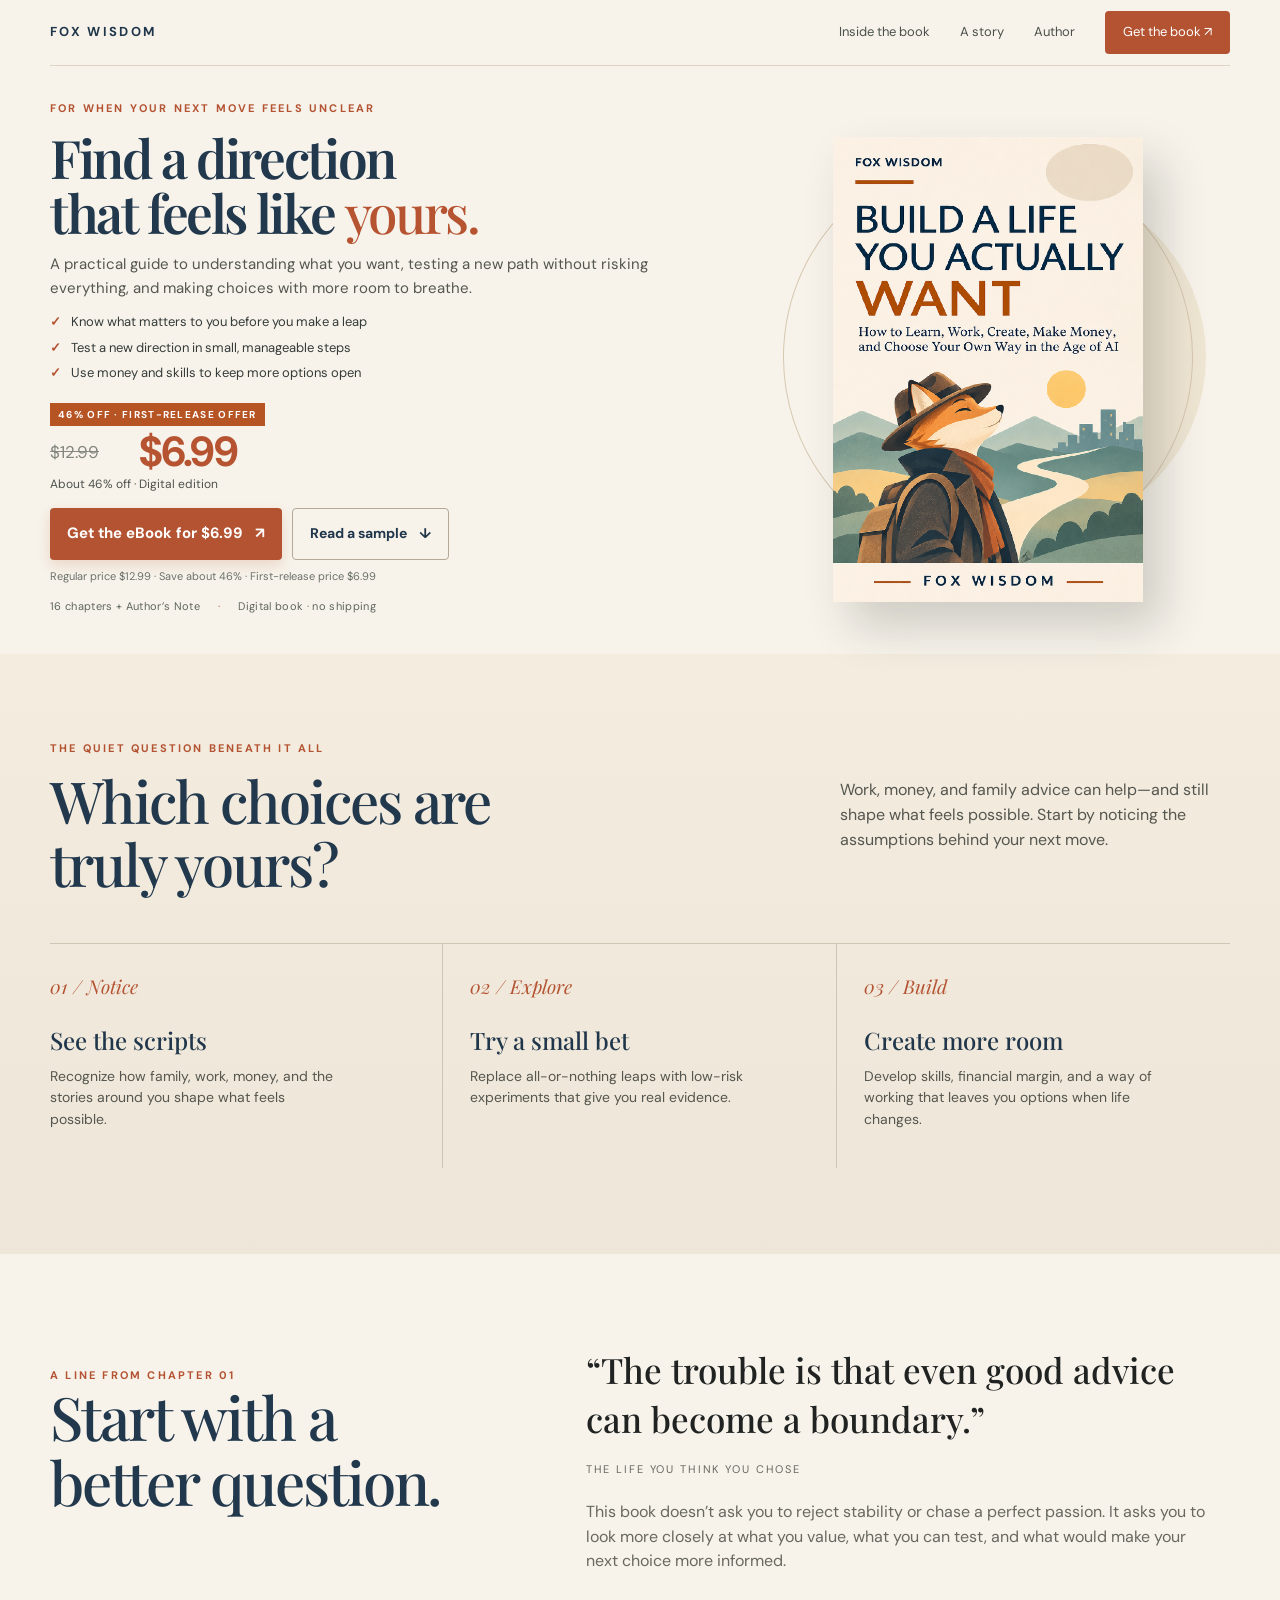
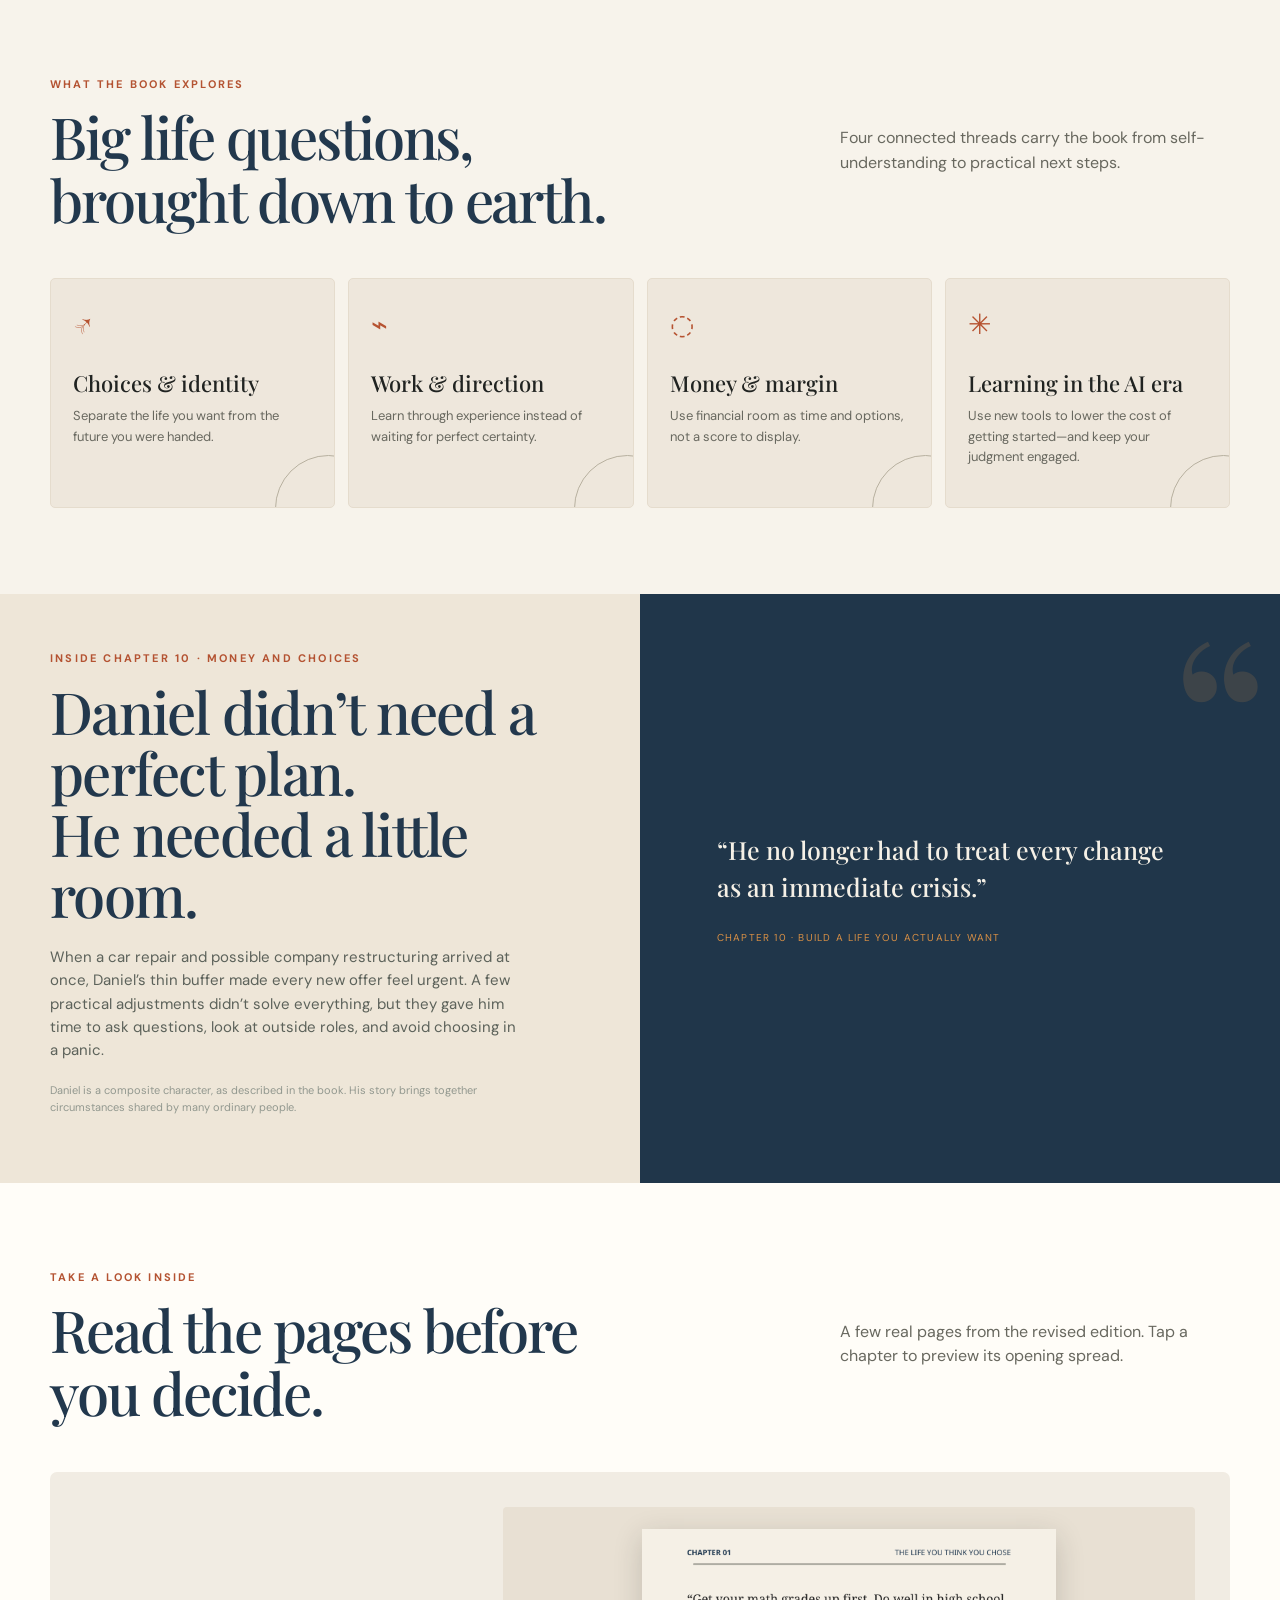
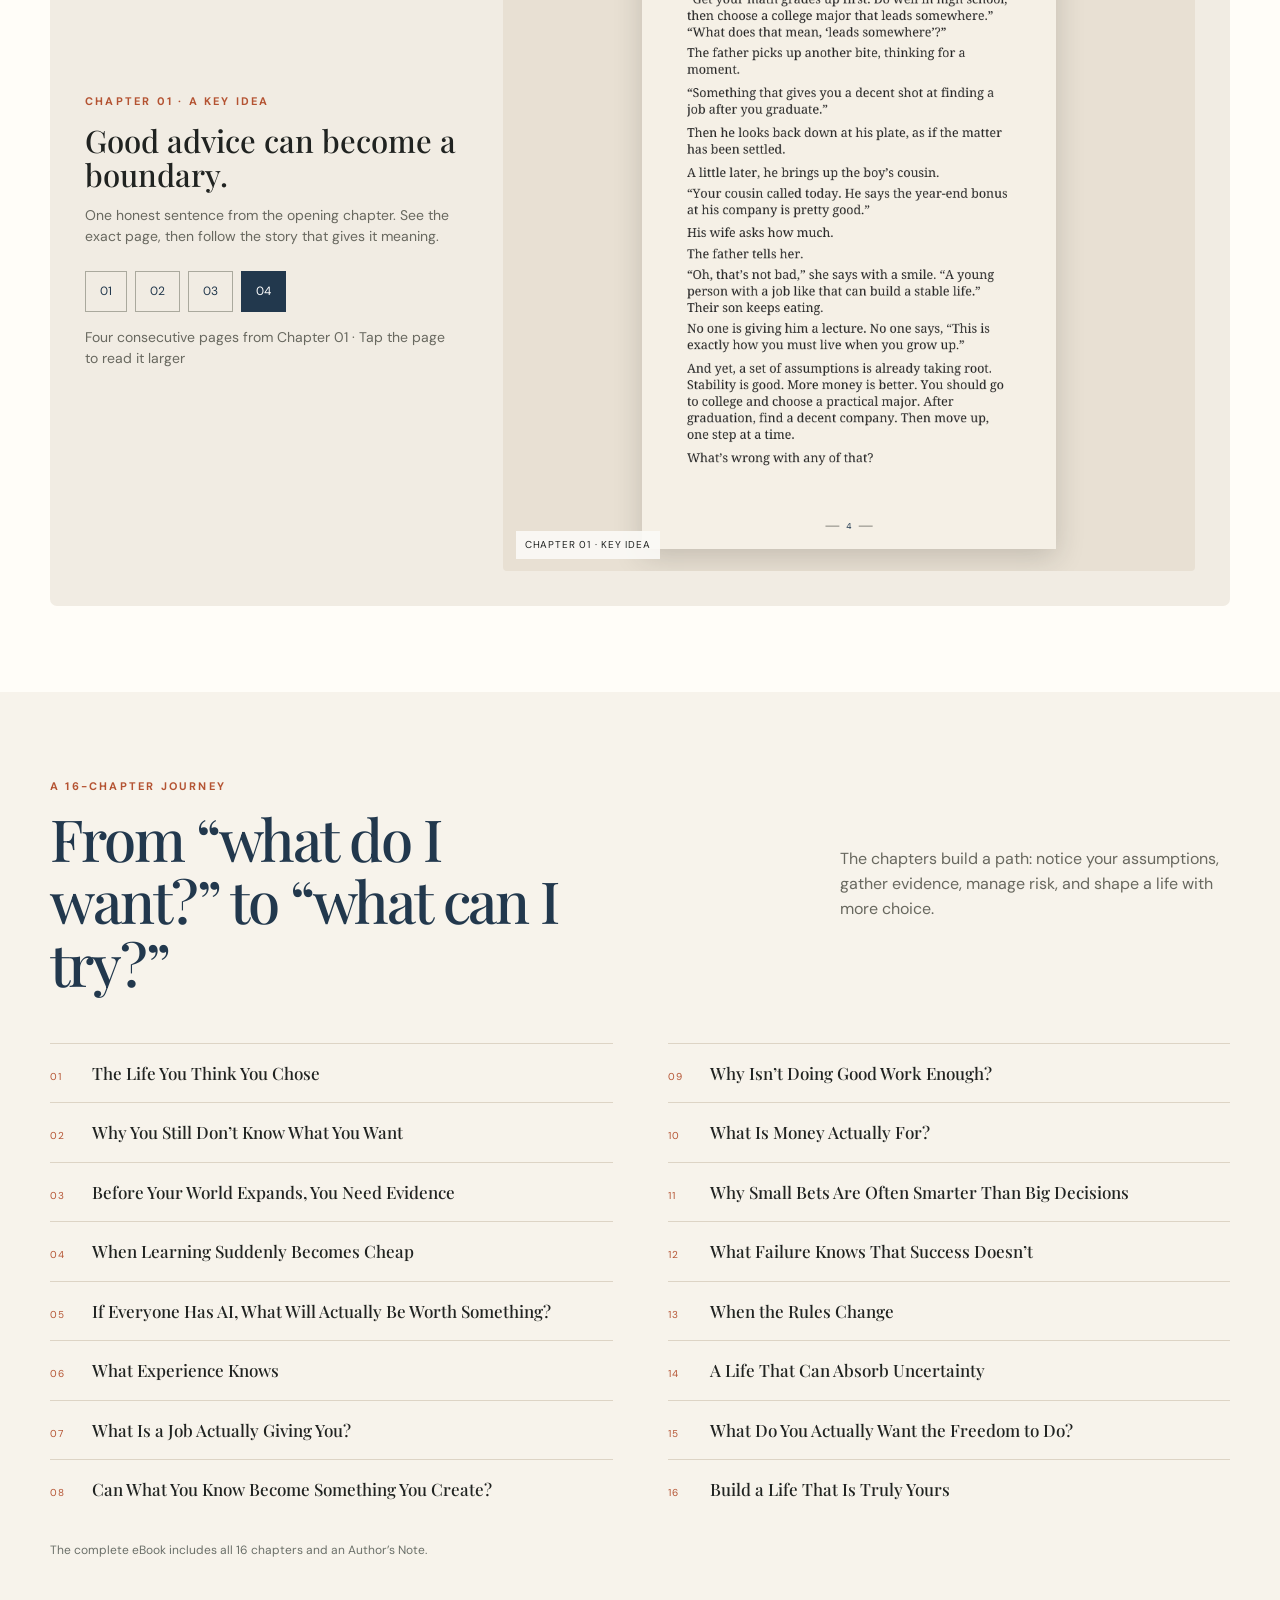
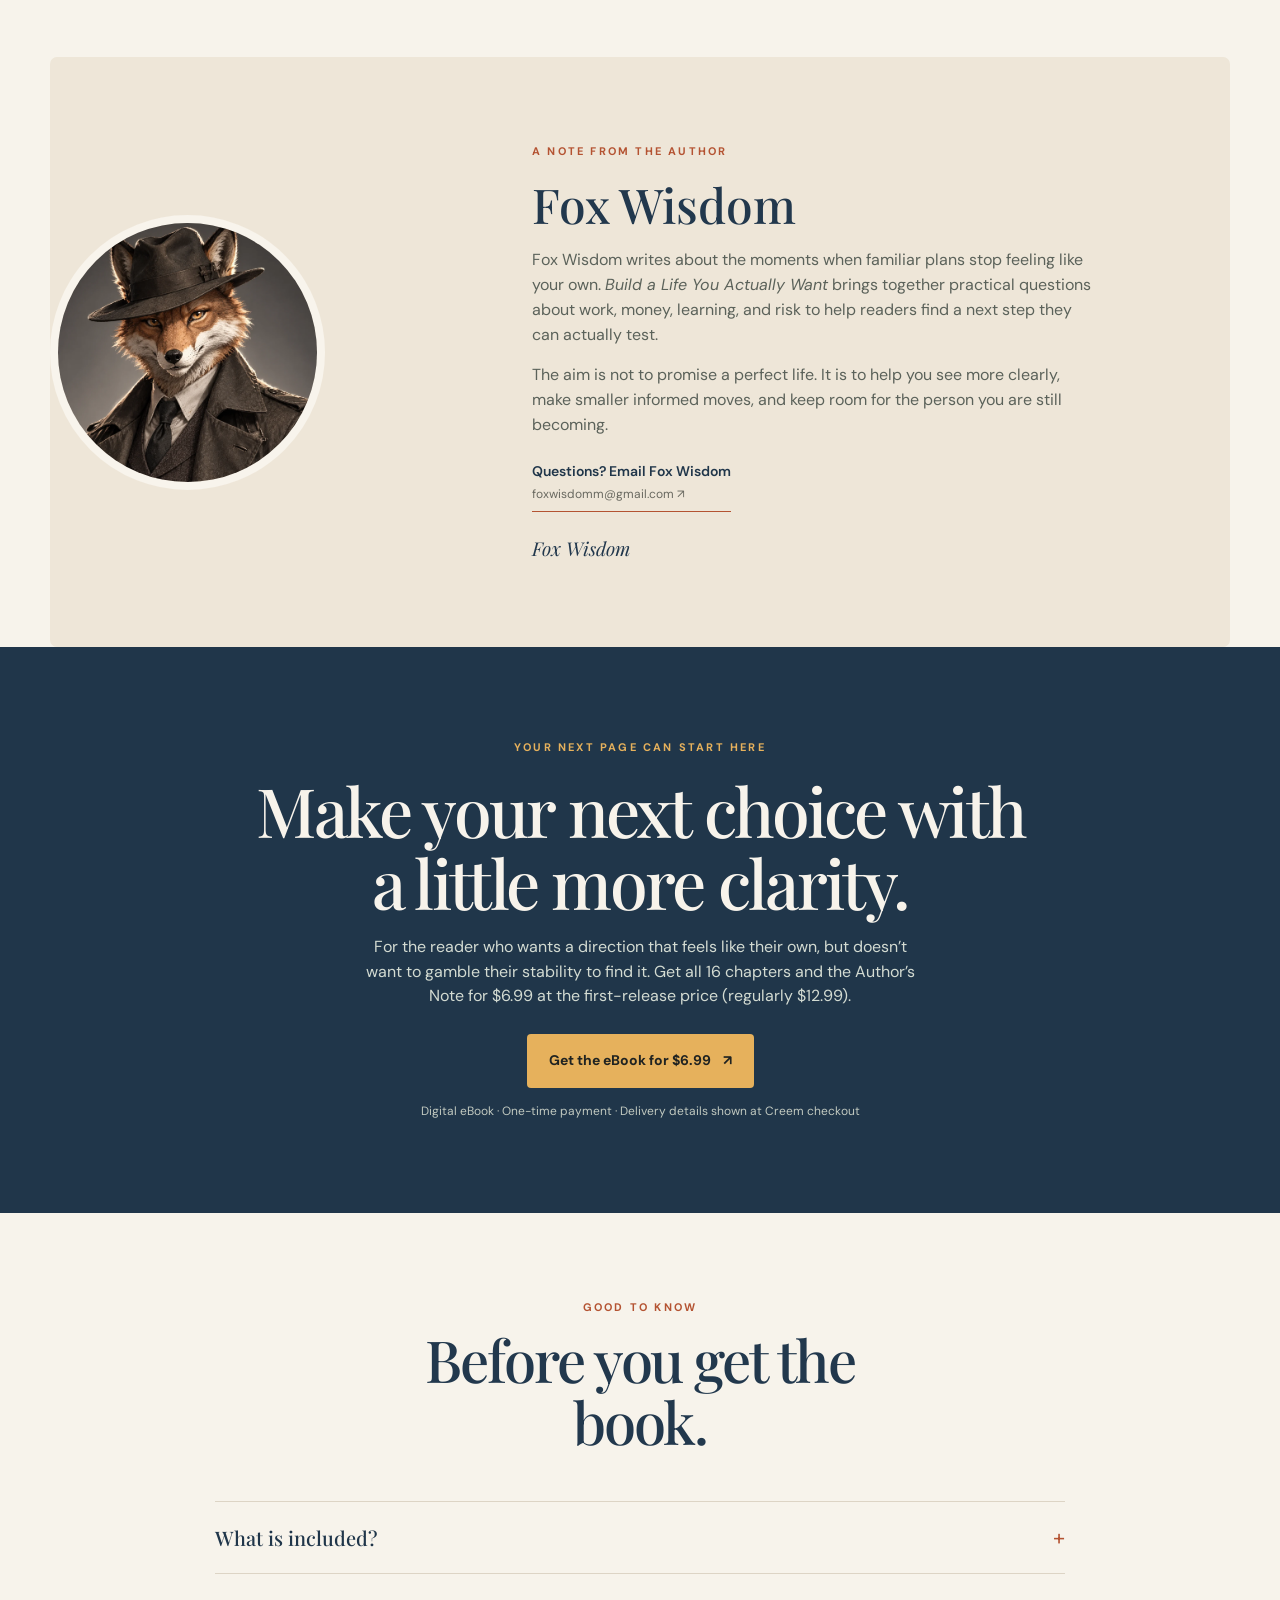
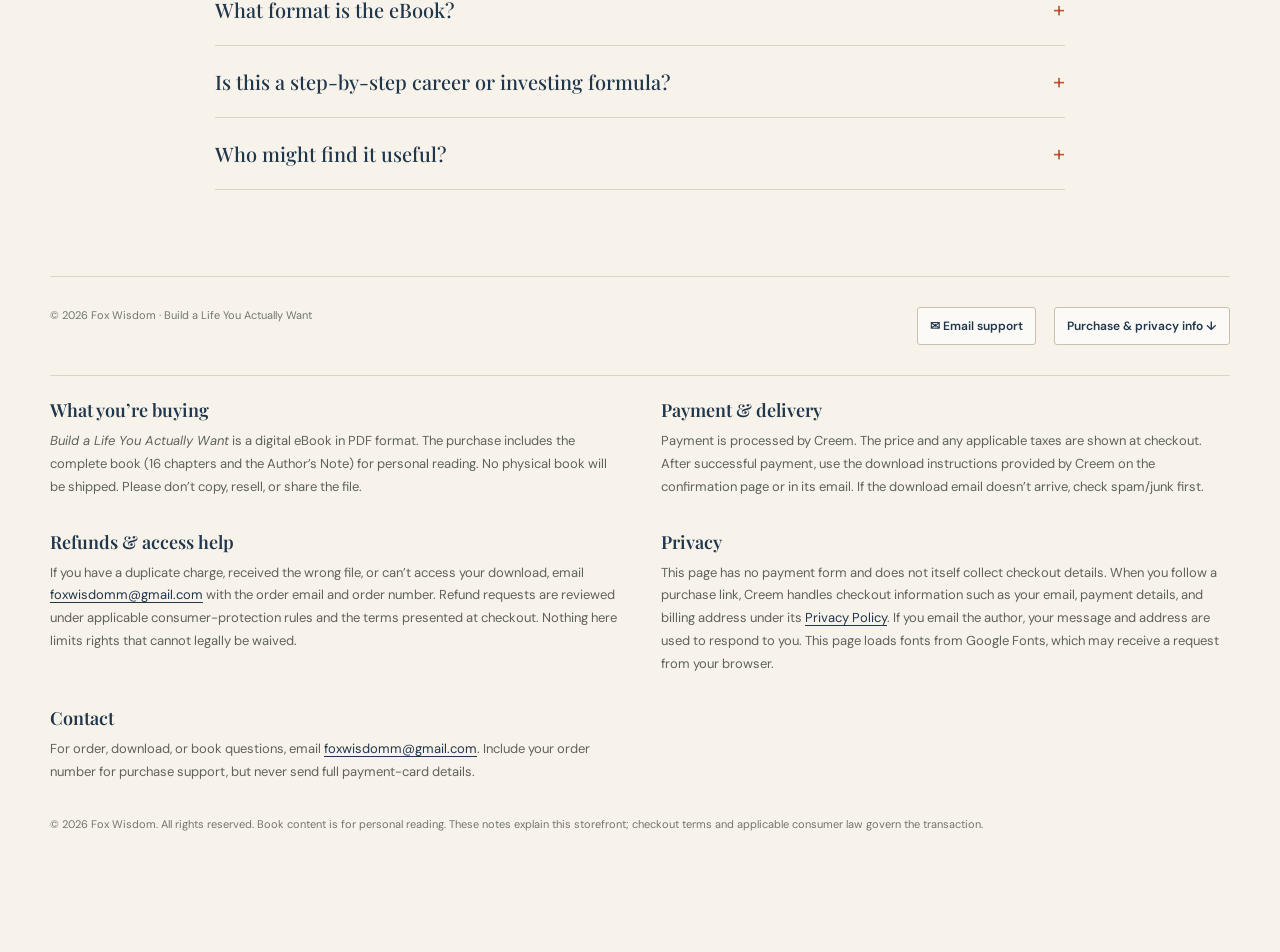
<file: index.html>
<!doctype html>
<html lang="en">
<head>
<meta charset="utf-8"><meta name="viewport" content="width=device-width, initial-scale=1"><meta name="theme-color" content="#f4f0e7">
<meta name="description" content="Fox Wisdom's reflective guide to making better choices, testing new directions, and building a life with more room to move.">
<title>Fox Wisdom — Build a Life You Actually Want</title>
<style>
@import url('https://fonts.googleapis.com/css2?family=DM+Sans:wght@400;500;600;700&family=Playfair+Display:wght@500;600;700&display=swap');
:root{--paper:#f4f0e7;--ink:#1e2422;--muted:#666b63;--green:#18324b;--lime:#d99045;--line:#d9d3c7;--orange:#b65424;--white:#fbfaf7;--serif:'Playfair Display',Georgia,serif;--sans:'DM Sans',Arial,sans-serif}*{box-sizing:border-box}html{scroll-behavior:smooth}body{margin:0;background:var(--paper);color:var(--ink);font-family:var(--sans);line-height:1.55}a{color:inherit}button{font:inherit}.wrap{width:min(1180px,calc(100% - 48px));margin:auto}.topbar{height:72px;display:flex;align-items:center;justify-content:space-between;border-bottom:1px solid var(--line)}.brand{font-size:13px;font-weight:700;letter-spacing:.18em;text-decoration:none}.nav{display:flex;gap:30px;align-items:center;font-size:13px;color:#4b514a}.nav a{text-decoration:none}.nav a:hover{color:var(--orange)}.nav .navbuy{background:var(--green);color:white;padding:11px 18px;border-radius:3px}.hero{display:grid;grid-template-columns:1.06fr .94fr;gap:8%;align-items:center;padding:78px 0 92px;min-height:650px}.eyebrow{font-size:11px;font-weight:700;letter-spacing:.2em;text-transform:uppercase;color:var(--orange)}h1,h2,h3,p{margin-top:0}h1{font:600 clamp(48px,6.3vw,82px)/1.02 var(--serif);letter-spacing:-.045em;margin:21px 0 24px;max-width:650px}h1 em{font-weight:500;color:var(--green)}.hero-copy>p{font-size:17px;color:#555b54;max-width:530px;line-height:1.75}.actions{display:flex;gap:13px;align-items:center;margin:31px 0 18px;flex-wrap:wrap}.button{display:inline-flex;align-items:center;justify-content:center;gap:12px;text-decoration:none;background:var(--green);color:white;border:0;padding:16px 22px;font-weight:700;font-size:14px;border-radius:2px;cursor:pointer;transition:transform .2s,background .2s}.button:hover{transform:translateY(-2px);background:#10273c}.button.secondary{background:transparent;color:var(--green);border:1px solid #9da99e}.price-note,.micro{font-size:12px;color:#6b7069}.price-block{display:flex;align-items:baseline;gap:11px;margin-top:25px;flex-wrap:wrap}.price-block strong{font:600 34px/1 var(--serif);color:var(--green)}.old-price{font-size:18px;color:#85877e;text-decoration:line-through}.launch-tag{background:#b65424;color:white;padding:5px 8px;font-size:9px;font-weight:700;letter-spacing:.13em}.price-caption{font-size:11px;color:var(--muted);width:100%;margin-top:-5px}.trustline{display:flex;gap:18px;align-items:center;margin-top:25px;color:#5f665e;font-size:11px;letter-spacing:.03em}.trustline span+span:before{content:'·';margin-right:18px;color:var(--orange)}.bookstage{height:510px;position:relative;display:grid;place-items:center;isolation:isolate}.sun{position:absolute;width:390px;height:390px;border-radius:50%;background:#e4dfcb;z-index:-2;top:45px;right:4%}.orbit{position:absolute;width:470px;height:470px;border:1px solid #c9c4b5;border-radius:50%;z-index:-1;transform:rotate(-18deg)}.cover{width:min(370px,82%);aspect-ratio:2/3;object-fit:cover;box-shadow:18px 24px 44px #262b2533;transform:rotate(1deg);display:block}.cover:before{content:'';position:absolute;inset:12px;border:1px solid #bfc59666}.cover:after{content:'';position:absolute;width:245px;height:245px;border:1px solid #d9904570;border-radius:50%;right:-83px;bottom:34px;box-shadow:0 0 0 21px #d9904510,0 0 0 48px #d9904508}.cover-kicker,.cover-author{font-size:10px;letter-spacing:.2em;text-transform:uppercase;z-index:1}.cover-title{font:600 39px/.98 var(--serif);letter-spacing:-.04em;max-width:235px;z-index:1}.cover-title span{color:var(--lime)}.cover-mark{width:48px;height:48px;border:1px solid var(--lime);border-radius:50%;display:grid;place-items:center;color:var(--lime);font:22px var(--serif);z-index:1}.floater{position:absolute;background:var(--white);padding:14px 17px;box-shadow:0 9px 30px #2222;font-size:11px;line-height:1.45}.floater b{display:block;font:600 16px var(--serif);margin-bottom:3px}.f1{left:-1%;bottom:72px;transform:rotate(-3deg)}.f2{right:-3%;top:91px;transform:rotate(3deg)}.section{padding:100px 0}.section-head{display:flex;justify-content:space-between;align-items:end;gap:40px;margin-bottom:48px}.section-head h2{font:500 clamp(38px,5vw,58px)/1.08 var(--serif);letter-spacing:-.035em;max-width:620px;margin:12px 0 0}.section-head p{max-width:360px;color:var(--muted);margin-bottom:4px}.band{background:var(--green);color:#f6f1e6}.band .eyebrow{color:var(--lime)}.band .section-head p{color:#d1d8d0}.clarity-grid{display:grid;grid-template-columns:repeat(3,1fr);border-top:1px solid #ffffff40}.clarity-card{padding:29px 27px 23px 0;border-right:1px solid #ffffff35;min-height:200px}.clarity-card+ .clarity-card{padding-left:27px}.clarity-card:last-child{border:0}.number{font:italic 19px var(--serif);color:var(--lime)}.clarity-card h3{font:500 24px var(--serif);margin:25px 0 10px}.clarity-card p{font-size:14px;color:#d1d8d0;max-width:290px}.manifesto{display:grid;grid-template-columns:.8fr 1.2fr;gap:9%;align-items:start}.manifesto h2{font:500 clamp(39px,5vw,60px)/1.08 var(--serif);letter-spacing:-.035em}.manifesto blockquote{font:500 clamp(24px,3vw,35px)/1.4 var(--serif);margin:5px 0 18px;max-width:670px}.manifesto .quote-by{font-size:11px;letter-spacing:.17em;text-transform:uppercase;color:var(--muted)}.themes{display:grid;grid-template-columns:repeat(4,1fr);gap:13px}.theme{background:#e9e4d8;padding:25px 22px 28px;min-height:230px;position:relative;overflow:hidden}.theme .icon{font:28px var(--serif);color:var(--orange)}.theme h3{font:500 22px var(--serif);margin:27px 0 8px}.theme p{font-size:13px;color:var(--muted);margin:0}.theme:after{content:'';position:absolute;width:105px;height:105px;border:1px solid #b7b09f;border-radius:50%;right:-48px;bottom:-55px}.story{background:#e7e2d5;display:grid;grid-template-columns:1fr 1fr;min-height:420px}.story-left{padding:56px 8% 56px max(35px,calc((100vw - 1180px)/2));}.story h2{font:500 clamp(39px,5vw,58px)/1.05 var(--serif);margin:14px 0 21px;letter-spacing:-.03em}.story p{color:#5c625a;font-size:15px;max-width:470px}.story-right{background:#18324b;color:#f5f0e6;padding:48px clamp(28px,6vw,84px);display:flex;flex-direction:column;justify-content:center;position:relative;overflow:hidden}.story-right:after{content:'“';font:300 240px/1 var(--serif);color:#d9904529;position:absolute;right:10px;top:1px}.story-right p{font:500 25px/1.45 var(--serif);color:#f5f0e6;position:relative;z-index:1}.story-right small{color:#d99045;letter-spacing:.12em;text-transform:uppercase;font-size:10px}.note{font-size:11px!important;color:#92988f!important;margin-top:20px!important;max-width:480px}.read{background:var(--white)}.reader{display:grid;grid-template-columns: .7fr 1.3fr;gap:45px;align-items:center;background:#eeeae1;padding:35px}.reader-info h3{font:500 31px/1.1 var(--serif);margin:13px 0}.reader-info p{color:var(--muted);font-size:14px}.reader-controls{display:flex;gap:8px;margin-top:23px}.reader-controls button{border:1px solid #aaa99d;background:transparent;padding:10px 14px;cursor:pointer;color:var(--green);font-size:12px}.reader-controls button.active{background:var(--green);color:white;border-color:var(--green)}.page-frame{min-height:520px;position:relative;overflow:hidden;background:#ded7c8;display:grid;place-items:center;cursor:zoom-in;padding:22px}.page-frame img{width:auto;height:min(620px,68vw);max-width:100%;object-fit:contain;box-shadow:0 8px 27px #26241e30;transition:transform .35s}.page-frame.zoom img{transform:scale(1.45);cursor:zoom-out}.page-label{position:absolute;bottom:12px;left:13px;background:#fbfaf7e8;padding:6px 9px;font-size:10px;letter-spacing:.08em;text-transform:uppercase}.chapters{display:grid;grid-template-columns:1fr 1fr;gap:0 55px}.chapter{display:flex;gap:20px;border-top:1px solid var(--line);padding:18px 0;align-items:baseline}.chapter span{font-size:10px;color:var(--orange);letter-spacing:.1em;min-width:22px}.chapter p{font:500 17px var(--serif);margin:0}.author{display:grid;grid-template-columns: .7fr 1.3fr;gap:9%;align-items:center;background:#e5dfd1;padding:60px 8%}.avatar{width:min(275px,100%);aspect-ratio:1;object-fit:cover;border-radius:50%;border:8px solid #f4f0e7}.author h2{font:500 48px var(--serif);margin:12px 0}.author p{color:#5b625a;max-width:570px}.author .signature{font:italic 19px var(--serif);color:var(--green);margin-top:23px}.offer{padding:92px 0;text-align:center;background:var(--green);color:#f7f2e8}.offer .eyebrow{color:var(--lime)}.offer h2{font:500 clamp(42px,6vw,68px)/1.05 var(--serif);letter-spacing:-.04em;max-width:740px;margin:18px auto}.offer p{color:#d3dbd2;max-width:560px;margin:0 auto 25px}.offer .button{background:var(--lime);color:#1e2c25}.offer .micro{color:#c1c9c0;margin-top:14px}.faq{max-width:850px;margin:auto}.faq-item{border-top:1px solid var(--line)}.faq-item:last-child{border-bottom:1px solid var(--line)}.faq-q{width:100%;text-align:left;background:transparent;border:0;padding:21px 0;display:flex;justify-content:space-between;align-items:center;font:500 20px var(--serif);cursor:pointer;color:var(--ink)}.faq-a{max-height:0;overflow:hidden;transition:max-height .3s ease}.faq-a p{color:var(--muted);font-size:14px;padding:0 40px 18px 0;max-width:690px}.faq-item.open .faq-a{max-height:200px}.faq-q b{font:400 22px var(--sans);color:var(--orange)}footer{border-top:1px solid var(--line);padding:30px 0;color:#71766f;font-size:11px;display:flex;justify-content:space-between}.toast{position:fixed;bottom:22px;left:50%;transform:translate(-50%,20px);background:#1e2422;color:white;padding:13px 19px;font-size:13px;opacity:0;pointer-events:none;transition:.25s;z-index:20}.toast.show{opacity:1;transform:translate(-50%,0)}.mobile-buy{display:none}



:root{--paper:#f8f4ec;--ink:#202321;--muted:#68685f;--green:#20364a;--lime:#e6b15c;--line:#ddd4c5;--orange:#b45332;--white:#fffdf8}
.button{background:#b45332;border-radius:4px;box-shadow:0 5px 14px #7d371c20}.button:hover{background:#923d24}.button.secondary{background:transparent;color:#20364a;border-color:#b5a995;box-shadow:none}.button.secondary:hover{background:#eee6da}
.topbar{height:66px}.brand{color:#20364a}.nav .navbuy{background:#b45332;border-radius:4px}
.hero{padding-top:56px;padding-bottom:70px;min-height:620px}.hero-copy>p{font-size:17px;line-height:1.68;color:#54564f}.hero h1{font-size:clamp(46px,5.9vw,76px);line-height:1.04;letter-spacing:-.045em}.hero h1 em{color:#b45332;font-style:normal}.benefits{list-style:none;padding:0;margin:22px 0 0;display:grid;gap:8px;color:#343b39;font-size:14px}.benefits li{display:flex;align-items:flex-start;gap:10px}.benefits li:before{content:'✓';color:#b45332;font-weight:700;flex:0 0 auto}.price-block{margin-top:24px}.price-block strong{color:#20364a}.price-note{margin-top:8px}.actions{margin:18px 0 12px}.trustline{flex-wrap:wrap;line-height:1.5}.bookstage{height:490px}.sun{background:#efe5d3}.orbit{border-color:#d7c7af}.floater{border:1px solid #e5dccd;box-shadow:0 8px 25px #29231810}.section{padding:86px 0}.section-head h2{color:#20364a}.band{background:#eee6d8;color:#202321}.band .eyebrow{color:#b45332}.band .section-head p,.band .clarity-card p{color:#55564f}.clarity-grid{border-color:#d0c4b2}.clarity-card,.clarity-card+.clarity-card{border-color:#d0c4b2}.number{color:#b45332}.clarity-card h3{color:#20364a}.theme{background:#eee7dc;border:1px solid #e5dccd;border-radius:5px}.story{background:#eee6d8}.story-right{background:#20364a}.read{background:#fffdf8}.reader{background:#f1ece3;border-radius:7px}.page-frame{background:#e8e0d3;border-radius:4px}.page-frame img{background:#f7f2e8}.chapter{border-color:#ddd4c5}.chapter span,.eyebrow{color:#b45332}.author{background:#eee6d8;border-radius:7px}.avatar{border-color:#f8f4ec}.author h2{color:#20364a}.contact-link{display:inline-flex;flex-direction:column;gap:3px;text-decoration:none;color:#20364a;border-bottom:1px solid #b45332;padding:7px 0;font-weight:600;font-size:14px}.contact-link span{font-size:12px;color:#696960;font-weight:400}.offer{background:#20364a}.offer .button{background:#e6b15c;color:#202321;box-shadow:none}.offer .button:hover{background:#f0c878}.offer h2{max-width:780px}.faq-q{color:#20364a}.faq-q b{color:#b45332}.topbar,.theme,.reader,.author,.button{transition:all .18s ease}.footer-links{display:flex;gap:18px}.footer-links a{color:#20364a}.policies{padding:0 0 28px;color:#707066;font-size:11px;line-height:1.65}.policies p{margin:8px 0}.policies strong{color:#464a43}.policies a{color:#20364a}


@media(prefers-reduced-motion:reduce){html{scroll-behavior:auto}*,*::before,*::after{transition:none!important;animation:none!important}}


@media(min-width:851px){.hero{grid-template-columns:minmax(0,1.08fr) minmax(280px,.82fr);gap:5%;padding:34px 0 40px;min-height:0;align-items:center}.hero h1{font-size:clamp(48px,4.15vw,64px);line-height:1.035;margin:13px 0 13px;max-width:650px}.hero-copy>p{font-size:15px;line-height:1.58;margin-bottom:8px;max-width:600px}.benefits{margin:12px 0 0;gap:5px;font-size:13px}.price-block{margin-top:15px;gap:9px}.price-block strong{font-size:31px}.price-caption{width:auto;margin-top:0}.actions{margin:12px 0 7px;gap:10px}.actions .button{padding:14px 17px}.price-note{font-size:11px}.trustline{margin-top:13px}.bookstage{height:440px}.cover{width:min(310px,75%);transform:none}.sun{width:350px;height:350px;top:45px;right:5%}.orbit{width:410px;height:410px}.floater{display:none}}




:root{--paper:#f7f3eb;--ink:#202321;--muted:#68685f;--green:#22384d;--line:#ddd4c5;--orange:#b65331;--white:#fcfaf5}
.hero h1,.section-head h2,.manifesto h2,.story h2,.author h2{color:#22384d}
.hero h1 em{color:#b65331}
.band{background:linear-gradient(180deg,#f3ecdf 0%,#eee6d8 100%)}
.band .section-head h2{color:#22384d}
.manifesto{align-items:center}
.offer h2{color:#f7f3eb}
@media(min-width:851px){.section-head{align-items:center}.section-head h2{max-width:560px}.section-head p{max-width:390px}}

.price-block{display:grid;grid-template-columns:auto auto;justify-content:start;align-items:center;gap:3px 12px;background:transparent;border:0;border-radius:0;padding:0;margin-top:20px;width:max-content;max-width:100%;box-shadow:none}.price-block .launch-tag{grid-column:1/-1;justify-self:start;font-size:10px;padding:4px 8px;margin-bottom:2px}.price-block .old-price{font-size:17px}.price-block strong{font:700 42px/.98 var(--sans);letter-spacing:-.045em;color:var(--orange)}.price-block .price-caption{grid-column:1/-1;width:auto;margin:0;font-size:12px;color:#4d514c}.actions{margin-top:14px}.actions .buy-link{box-shadow:0 5px 14px #b6542430;font-size:15px}.mobile-buy .mobile-price strong{color:var(--orange);font:700 25px/.95 var(--sans)}


.footer-links a{display:inline-flex;align-items:center;gap:7px;padding:9px 12px;border:1px solid #c9c0b0;border-radius:3px;background:#fbfaf7;color:#20364a;text-decoration:none;font-size:12px;font-weight:600;transition:background .2s,color .2s,border-color .2s}.footer-links a:hover{background:#18324b;color:#fff;border-color:#18324b}.footer-links a:focus-visible,.policies a:focus-visible{outline:3px solid #d99045;outline-offset:3px}.policies{border-top:1px solid var(--line);padding:22px 0 110px;color:#5f625b;font-size:13px;line-height:1.75}.policy-grid{display:grid;grid-template-columns:repeat(2,minmax(0,1fr));gap:22px 42px}.policy-card h3{font:600 18px var(--serif);color:#20364a;margin:0 0 8px}.policy-card p{margin:0 0 9px}.policy-card a{color:#20364a;text-decoration:underline;text-underline-offset:3px}.policy-small{font-size:11px;color:#72746d;margin-top:22px!important}.footer-links{flex-wrap:wrap}
html{scroll-padding-top:72px;-webkit-text-size-adjust:100%}




/* Tablet range: keep the established editorial language while preventing cramped columns. */
@media (min-width:768px) and (max-width:850px){
.wrap{width:min(calc(100% - 40px),700px)}
.topbar{height:62px}.nav{gap:16px}.nav a:not(.navbuy){display:none}
.hero{grid-template-columns:minmax(0,1.08fr) minmax(230px,.82fr);gap:4%;padding:48px 0;min-height:0}
.hero h1{font-size:clamp(40px,6.2vw,50px);line-height:1.04}
.hero-copy>p{font-size:15px;line-height:1.6}
.bookstage{height:380px}.cover{width:min(255px,78%);transform:none}.sun{width:300px;height:300px}.orbit{width:340px;height:340px}.floater{display:none}
.clarity-grid{grid-template-columns:1fr}.clarity-card,.clarity-card+.clarity-card{padding:18px 0;border-right:0;border-bottom:1px solid #ffffff35;min-height:0}.clarity-card h3{margin:12px 0 6px}
.themes{grid-template-columns:repeat(2,minmax(0,1fr))}.story{grid-template-columns:1fr}.reader{grid-template-columns:1fr;gap:22px}.chapters{grid-template-columns:1fr;gap:0}.author{grid-template-columns:1fr;padding:38px 28px;gap:22px}
}

/* Phone layout. All phone-only changes stay inside this breakpoint. */
@media (max-width:767px){
html{scroll-padding-top:68px;-webkit-text-size-adjust:100%}
.wrap{width:calc(100% - 32px);max-width:520px}
.topbar{height:58px}.nav{gap:0}.nav a:not(.navbuy),.nav .navbuy{display:none}
.hero{display:grid;grid-template-columns:minmax(0,33fr) minmax(0,67fr);column-gap:12px;row-gap:0;align-items:start;padding:8px 0 24px;min-height:0}
.hero-copy{display:contents}
.bookstage{grid-column:1;grid-row:2 / span 2;justify-self:center;align-self:start;height:auto;width:100%;min-height:0;margin:2px 0 0;padding:0;overflow:visible}
.bookstage .cover{display:block;width:100%;height:auto;max-width:none;aspect-ratio:2/3;object-fit:contain;transform:none;padding:0;box-shadow:none}
.bookstage .sun,.bookstage .orbit,.bookstage .floater{display:none}
.hero-copy>.eyebrow{grid-column:1/-1;grid-row:1;font-size:10px;letter-spacing:.16em;margin:0 0 6px}
.hero h1{grid-column:2;grid-row:2;font-size:clamp(27px,7.4vw,32px);line-height:1.04;max-width:none;min-width:0;margin:0 0 8px;letter-spacing:-.04em;overflow-wrap:normal}
.hero-copy>p{grid-column:2;grid-row:3;min-width:0;font-size:clamp(12px,3.45vw,14px);line-height:1.48;margin:0 0 8px}
.benefits{grid-column:1/-1;grid-row:4;margin:14px 0 0;gap:6px;font-size:12px;line-height:1.42}
.price-block{grid-column:1/-1;grid-row:5;margin-top:12px;gap:3px 10px}
.price-block strong{font-size:clamp(33px,9vw,38px)}
.price-block .launch-tag{font-size:9px;letter-spacing:.1em}
.price-block .price-caption{font-size:11px}
.actions{grid-column:1/-1;grid-row:6;display:grid;grid-template-columns:minmax(0,1fr);gap:8px;margin:12px 0 7px}
.actions .button{width:100%;min-width:0;min-height:48px;padding:11px 14px;font-size:14px}
.actions .button.secondary{display:inline-flex;min-height:46px;border:1px solid #9da99e;border-radius:2px;text-decoration:none;background:transparent;color:var(--green)}
.price-note{grid-column:1/-1;grid-row:7;margin:0;font-size:11px;line-height:1.45}
.trustline{grid-column:1/-1;grid-row:8;display:flex;flex-wrap:wrap;gap:6px 12px;margin-top:8px;font-size:10px;line-height:1.45}
.trustline span+span:before{margin-right:12px}
.section{padding:62px 0}
.section-head{display:block;margin-bottom:28px}
.section-head h2{font-size:clamp(32px,8.5vw,42px);line-height:1.08;max-width:none}
.section-head p{font-size:14px;line-height:1.58;margin-top:12px;max-width:none}
.clarity-grid{grid-template-columns:minmax(0,1fr)}
.clarity-card,.clarity-card+.clarity-card{padding:20px 0;border-right:0;border-bottom:1px solid #ffffff35;min-height:0}
.clarity-card h3{margin:12px 0 6px}
.clarity-card p{max-width:none}
.manifesto{grid-template-columns:minmax(0,1fr);gap:14px}
.manifesto h2{font-size:clamp(34px,8.5vw,44px)}
.themes{grid-template-columns:minmax(0,1fr);gap:10px}
.theme{min-height:0;padding:20px 18px 22px}
.theme .icon{font-size:22px;line-height:1.1;min-height:25px}
.theme h3{font-size:21px;margin:14px 0 7px}
.theme p{font-size:14px;line-height:1.55;max-width:none}
.story{grid-template-columns:minmax(0,1fr);min-height:0}
.story-left{padding:34px 22px}.story-right{padding:30px 22px}
.reader{grid-template-columns:minmax(0,1fr);gap:18px;padding:16px}
.reader-info h3{font-size:clamp(25px,7vw,30px)}
.reader-controls{display:grid;grid-template-columns:repeat(4,minmax(0,1fr));gap:7px;margin-top:18px}
.reader-controls button{min-width:0;min-height:48px;padding:8px 4px;font-size:12px;touch-action:manipulation}
.page-frame{width:100%;min-width:0;min-height:0;padding:10px;cursor:zoom-in;touch-action:manipulation}
.page-frame img{width:auto;height:auto;max-width:100%;max-height:65vh;object-fit:contain}
.page-frame.zoom{position:fixed;inset:12px;z-index:50;width:auto;height:auto;min-height:0;padding:20px;display:grid;place-items:center;overflow:auto;background:#e8e0d3;box-shadow:0 0 0 9999px #111b}
.page-frame.zoom img{width:auto;height:auto;max-width:100%;max-height:calc(100dvh - 64px);object-fit:contain;transform:none}
.page-frame.zoom .page-label{position:fixed;left:50%;bottom:20px;transform:translateX(-50%);max-width:calc(100% - 32px)}
.chapters{grid-template-columns:minmax(0,1fr);gap:0}
.author{grid-template-columns:minmax(0,1fr);gap:20px;padding:30px 22px}
.avatar{width:min(150px,42vw)}
.author h2{font-size:38px}
.offer{padding:54px 20px}
.offer .button{width:100%;min-height:50px}
.faq-q{min-height:54px;padding:15px 0;font-size:18px;touch-action:manipulation}
footer{gap:14px;flex-direction:column;align-items:flex-start;padding:26px 0 16px}
.footer-links{gap:8px}
.footer-links a{min-height:44px;justify-content:center}
.policies{padding:18px 0 24px;font-size:12px;line-height:1.65}
.policy-grid{grid-template-columns:minmax(0,1fr);gap:18px}
.policy-card h3{font-size:17px}
body{padding-bottom:calc(82px + env(safe-area-inset-bottom))}
.mobile-buy{display:flex;align-items:center;justify-content:space-between;gap:10px;min-height:66px;position:fixed;z-index:15;left:0;right:0;bottom:0;padding:8px 12px calc(8px + env(safe-area-inset-bottom));background:#f8f4ecf5;border-top:1px solid #ddd4c5;backdrop-filter:blur(12px);transition:transform .24s ease,opacity .24s ease}
.mobile-price{display:flex;flex-direction:column;flex:none;line-height:1.1;white-space:nowrap}
.mobile-price del{font-size:11px;color:#85877e}
.mobile-price strong{font:700 23px/.98 var(--sans);color:var(--orange)}
.mobile-buy .button{flex:1;min-width:0;width:auto;min-height:48px;padding:10px 12px;font-size:13px;white-space:nowrap}
.mobile-buy.is-hidden{transform:translateY(120%);opacity:0;pointer-events:none}
.toast{bottom:calc(82px + env(safe-area-inset-bottom))}
}</style>
</head>
<body>
<header class="wrap topbar"><a class="brand" href="#top">FOX WISDOM</a><nav class="nav" aria-label="Main navigation"><a href="#inside">Inside the book</a><a href="#story">A story</a><a href="#author">Author</a><a class="navbuy buy-link" href="#buy">Get the book <span>↗︎</span></a></nav></header>
<main id="top">
<section class="wrap hero"><div class="hero-copy"><div class="eyebrow">FOR WHEN YOUR NEXT MOVE FEELS UNCLEAR</div><h1>Find a direction<br>that feels like <em>yours.</em></h1><p>A practical guide to understanding what you want, testing a new path without risking everything, and making choices with more room to breathe.</p><ul class="benefits"><li>Know what matters to you before you make a leap</li><li>Test a new direction in small, manageable steps</li><li>Use money and skills to keep more options open</li></ul><div class="price-block"><span class="launch-tag">46% OFF · FIRST-RELEASE OFFER</span><span class="old-price">$12.99</span><strong>$6.99</strong><span class="price-caption">About 46% off · Digital edition</span></div><div class="actions"><a class="button buy-link" href="#buy">Get the eBook for $6.99 <span>↗︎</span></a><a class="button secondary" href="#read">Read a sample <span>↓</span></a></div><div class="price-note">Regular price $12.99 · Save about 46% · First-release price $6.99</div><div class="trustline"><span>16 chapters + Author’s Note</span><span>Digital book · no shipping</span></div></div><div class="bookstage" aria-label="Book cover illustration"><div class="sun"></div><div class="orbit"></div><img class="cover" src="assets/book-cover.png" alt="真实书籍封面：Build a Life You Actually Want，Fox Wisdom 著"></div></section>
<section class="band section"><div class="wrap"><div class="section-head"><div><div class="eyebrow">The quiet question beneath it all</div><h2>Which choices are truly yours?</h2></div><p>Work, money, and family advice can help—and still shape what feels possible. Start by noticing the assumptions behind your next move.</p></div><div class="clarity-grid"><article class="clarity-card"><div class="number">01 / Notice</div><h3>See the scripts</h3><p>Recognize how family, work, money, and the stories around you shape what feels possible.</p></article><article class="clarity-card"><div class="number">02 / Explore</div><h3>Try a small bet</h3><p>Replace all-or-nothing leaps with low-risk experiments that give you real evidence.</p></article><article class="clarity-card"><div class="number">03 / Build</div><h3>Create more room</h3><p>Develop skills, financial margin, and a way of working that leaves you options when life changes.</p></article></div></div></section>
<section class="section"><div class="wrap manifesto"><div><div class="eyebrow">A line from Chapter 01</div><h2>Start with a better question.</h2></div><div><blockquote>“The trouble is that even good advice can become a boundary.”</blockquote><div class="quote-by">The Life You Think You Chose</div><p style="margin-top:22px;color:var(--muted);max-width:630px">This book doesn’t ask you to reject stability or chase a perfect passion. It asks you to look more closely at what you value, what you can test, and what would make your next choice more informed.</p></div></div></section>
<section class="section" id="inside" style="padding-top:0"><div class="wrap"><div class="section-head"><div><div class="eyebrow">What the book explores</div><h2>Big life questions, brought down to earth.</h2></div><p>Four connected threads carry the book from self-understanding to practical next steps.</p></div><div class="themes"><article class="theme"><div class="icon">↗︎</div><h3>Choices &amp; identity</h3><p>Separate the life you want from the future you were handed.</p></article><article class="theme"><div class="icon">⌁</div><h3>Work &amp; direction</h3><p>Learn through experience instead of waiting for perfect certainty.</p></article><article class="theme"><div class="icon">◌</div><h3>Money &amp; margin</h3><p>Use financial room as time and options, not a score to display.</p></article><article class="theme"><div class="icon">✳︎</div><h3>Learning in the AI era</h3><p>Use new tools to lower the cost of getting started—and keep your judgment engaged.</p></article></div></div></section>
<section class="story" id="story"><div class="story-left"><div class="eyebrow">Inside Chapter 10 · Money and choices</div><h2>Daniel didn’t need a perfect plan.<br>He needed a little room.</h2><p>When a car repair and possible company restructuring arrived at once, Daniel’s thin buffer made every new offer feel urgent. A few practical adjustments didn’t solve everything, but they gave him time to ask questions, look at outside roles, and avoid choosing in a panic.</p><p class="note">Daniel is a composite character, as described in the book. His story brings together circumstances shared by many ordinary people.</p></div><div class="story-right"><p>“He no longer had to treat every change as an immediate crisis.”</p><small>Chapter 10 · Build a Life You Actually Want</small></div></section>
<section class="section read" id="read"><div class="wrap"><div class="section-head"><div><div class="eyebrow">Take a look inside</div><h2>Read the pages before you decide.</h2></div><p>A few real pages from the revised edition. Tap a chapter to preview its opening spread.</p></div><div class="reader"><div class="reader-info"><div class="eyebrow" id="sample-label">Chapter 01 · a key idea</div><h3 id="sample-title">Good advice can become a boundary.</h3><p>One honest sentence from the opening chapter. See the exact page, then follow the story that gives it meaning.</p><div class="reader-controls"><button data-img="sample-1.png" data-title="The Life You Think You Chose" data-label="Chapter 01 · title page">01</button><button data-img="sample-2.png" data-title="The expectations we inherit" data-label="Chapter 01 · opening story">02</button><button data-img="sample-3.png" data-title="A dinner table can teach you" data-label="Chapter 01 · dinner table">03</button><button class="active" data-img="sample-4.png" data-title="Good advice can become a boundary." data-label="Chapter 01 · key idea">04</button></div><p class="micro" style="margin-top:15px">Four consecutive pages from Chapter 01 · Tap the page to read it larger</p></div><div class="page-frame" id="page-frame" role="button" tabindex="0" aria-label="Enlarge sample page" aria-pressed="false"><img id="sample-img" src="assets/sample-4.png" alt="Real page from chapter 1: The trouble is that even good advice can become a boundary"><span class="page-label" id="page-label">Chapter 01 · key idea</span></div></div></div></div></section>
<section class="section"><div class="wrap"><div class="section-head"><div><div class="eyebrow">A 16-chapter journey</div><h2>From “what do I want?” to “what can I try?”</h2></div><p>The chapters build a path: notice your assumptions, gather evidence, manage risk, and shape a life with more choice.</p></div><div class="chapters"><div class="chapter"><span>01</span><p>The Life You Think You Chose</p></div><div class="chapter"><span>09</span><p>Why Isn’t Doing Good Work Enough?</p></div><div class="chapter"><span>02</span><p>Why You Still Don’t Know What You Want</p></div><div class="chapter"><span>10</span><p>What Is Money Actually For?</p></div><div class="chapter"><span>03</span><p>Before Your World Expands, You Need Evidence</p></div><div class="chapter"><span>11</span><p>Why Small Bets Are Often Smarter Than Big Decisions</p></div><div class="chapter"><span>04</span><p>When Learning Suddenly Becomes Cheap</p></div><div class="chapter"><span>12</span><p>What Failure Knows That Success Doesn’t</p></div><div class="chapter"><span>05</span><p>If Everyone Has AI, What Will Actually Be Worth Something?</p></div><div class="chapter"><span>13</span><p>When the Rules Change</p></div><div class="chapter"><span>06</span><p>What Experience Knows</p></div><div class="chapter"><span>14</span><p>A Life That Can Absorb Uncertainty</p></div><div class="chapter"><span>07</span><p>What Is a Job Actually Giving You?</p></div><div class="chapter"><span>15</span><p>What Do You Actually Want the Freedom to Do?</p></div><div class="chapter"><span>08</span><p>Can What You Know Become Something You Create?</p></div><div class="chapter"><span>16</span><p>Build a Life That Is Truly Yours</p></div></div><p class="micro" style="margin-top:22px">The complete eBook includes all 16 chapters and an Author’s Note.</p></div></section>
<section class="wrap author section" id="author"><img class="avatar" src="assets/fox-wisdom.webp" alt="Fox Wisdom author avatar"><div><div class="eyebrow">A note from the author</div><h2>Fox Wisdom</h2><p>Fox Wisdom writes about the moments when familiar plans stop feeling like your own. <em>Build a Life You Actually Want</em> brings together practical questions about work, money, learning, and risk to help readers find a next step they can actually test.</p><p>The aim is not to promise a perfect life. It is to help you see more clearly, make smaller informed moves, and keep room for the person you are still becoming.</p><a class="contact-link" href="mailto:foxwisdomm@gmail.com">Questions? Email Fox Wisdom <span>foxwisdomm@gmail.com ↗︎</span></a><div class="signature">Fox Wisdom</div></div></section>
<section class="offer" id="buy"><div class="eyebrow">Your next page can start here</div><h2>Make your next choice with a little more clarity.</h2><p>For the reader who wants a direction that feels like their own, but doesn’t want to gamble their stability to find it. Get all 16 chapters and the Author’s Note for $6.99 at the first-release price (regularly $12.99).</p><a class="button buy-link" href="#buy">Get the eBook for $6.99 <span>↗︎</span></a><div class="micro">Digital eBook · One-time payment · Delivery details shown at Creem checkout</div></section>
<section class="section"><div class="wrap"><div class="section-head" style="justify-content:center;text-align:center"><div><div class="eyebrow">Good to know</div><h2 style="margin-left:auto;margin-right:auto">Before you get the book.</h2></div></div><div class="faq"><article class="faq-item"><button class="faq-q">What is included? <b>+</b></button><div class="faq-a"><p>A digital eBook with 16 chapters and an Author’s Note. It explores choices, work, money, learning, AI, uncertainty, and how to test new directions in manageable steps.</p></div></article><article class="faq-item"><button class="faq-q">What format is the eBook? <b>+</b></button><div class="faq-a"><p>This is a digital book; no physical item will be shipped. Check the Creem checkout for the available file format and how the eBook will be delivered before you pay.</p></div></article><article class="faq-item"><button class="faq-q">Is this a step-by-step career or investing formula? <b>+</b></button><div class="faq-a"><p>No. It is a reflective, practical nonfiction book about making choices and learning from experiments. It does not promise a specific financial, career, or personal outcome.</p></div></article><article class="faq-item"><button class="faq-q">Who might find it useful? <b>+</b></button><div class="faq-a"><p>Readers who feel unsure what they want next, are rethinking work, considering a new direction, or want to balance stability with room to grow.</p></div></article></div></div></section>
</main><footer class="wrap"><span>© <span id="year"></span> Fox Wisdom · Build a Life You Actually Want</span><nav class="footer-links" aria-label="Contact and policies"><a href="mailto:foxwisdomm@gmail.com?subject=Fox%20Wisdom%20eBook%20Support">✉ Email support</a><a href="#policies">Purchase &amp; privacy info ↓</a></nav></footer>
<section class="wrap policies" id="policies" aria-label="Purchase, privacy and support information"><div class="policy-grid">
<article class="policy-card"><h3>What you’re buying</h3><p><em>Build a Life You Actually Want</em> is a digital eBook in PDF format. The purchase includes the complete book (16 chapters and the Author’s Note) for personal reading. No physical book will be shipped. Please don’t copy, resell, or share the file.</p></article>
<article class="policy-card"><h3>Payment &amp; delivery</h3><p>Payment is processed by Creem. The price and any applicable taxes are shown at checkout. After successful payment, use the download instructions provided by Creem on the confirmation page or in its email. If the download email doesn’t arrive, check spam/junk first.</p></article>
<article class="policy-card"><h3>Refunds &amp; access help</h3><p>If you have a duplicate charge, received the wrong file, or can’t access your download, email <a href="mailto:foxwisdomm@gmail.com?subject=eBook%20Order%20Help">foxwisdomm@gmail.com</a> with the order email and order number. Refund requests are reviewed under applicable consumer-protection rules and the terms presented at checkout. Nothing here limits rights that cannot legally be waived.</p></article>
<article class="policy-card"><h3>Privacy</h3><p>This page has no payment form and does not itself collect checkout details. When you follow a purchase link, Creem handles checkout information such as your email, payment details, and billing address under its <a href="https://www.creem.io/privacy" target="_blank" rel="noopener noreferrer">Privacy Policy</a>. If you email the author, your message and address are used to respond to you. This page loads fonts from Google Fonts, which may receive a request from your browser.</p></article>
<article class="policy-card"><h3>Contact</h3><p>For order, download, or book questions, email <a href="mailto:foxwisdomm@gmail.com">foxwisdomm@gmail.com</a>. Include your order number for purchase support, but never send full payment-card details.</p></article>
</div><p class="policy-small">© <span class="copyright-year"></span> Fox Wisdom. All rights reserved. Book content is for personal reading. These notes explain this storefront; checkout terms and applicable consumer law govern the transaction.</p></section><div class="mobile-buy"><div class="mobile-price"><del>$12.99</del><strong>$6.99</strong></div><a class="button buy-link" href="#buy">Get the eBook <span>↗︎</span></a></div><div class="toast" id="toast" role="status" aria-live="polite"></div>
<script>
const CONFIG={checkoutUrl:"https://www.creem.io/payment/prod_6KvBEg4ZL99u1zCPJ60ok1"};
document.querySelectorAll('.reader-controls button').forEach((button,index)=>{button.setAttribute('aria-pressed',button.classList.contains('active')?'true':'false');button.setAttribute('aria-label','Preview page '+(index+1)+': '+button.dataset.title)});document.querySelectorAll('.faq-q').forEach((button,index)=>{const answer=button.nextElementSibling;if(answer){answer.id='faq-answer-'+(index+1);button.setAttribute('aria-controls',answer.id);button.setAttribute('aria-expanded','false')}});const stickyBuy=document.querySelector('.mobile-buy');if(stickyBuy&&'IntersectionObserver' in window){stickyBuy.classList.add('is-hidden');const visibleBuyLinks=new Set();const buyObserver=new IntersectionObserver(entries=>{entries.forEach(entry=>{if(entry.isIntersecting)visibleBuyLinks.add(entry.target);else visibleBuyLinks.delete(entry.target)});stickyBuy.classList.toggle('is-hidden',visibleBuyLinks.size>0)},{threshold:0.12});document.querySelectorAll('.hero .buy-link,.offer .buy-link').forEach(link=>buyObserver.observe(link))}const toast=document.getElementById('toast');let toastTimer;function showToast(msg){toast.textContent=msg;toast.classList.add('show');clearTimeout(toastTimer);toastTimer=setTimeout(()=>toast.classList.remove('show'),3500)}document.querySelectorAll('.buy-link').forEach(link=>link.addEventListener('click',e=>{if(CONFIG.checkoutUrl){e.preventDefault();window.location.href=CONFIG.checkoutUrl}else{e.preventDefault();document.getElementById('buy').scrollIntoView({behavior:'smooth'});showToast('Creem checkout is not connected yet. Add your live checkout URL in CONFIG.checkoutUrl to accept orders.')}}));document.querySelectorAll('.reader-controls button').forEach(button=>button.addEventListener('click',()=>{document.querySelectorAll('.reader-controls button').forEach(b=>{b.classList.remove('active');b.setAttribute('aria-pressed','false')});button.classList.add('active');button.setAttribute('aria-pressed','true');const img=document.getElementById('sample-img');img.src='assets/'+button.dataset.img;img.alt='Sample page from '+button.dataset.title;document.getElementById('sample-title').textContent=button.dataset.title;document.getElementById('sample-label').textContent=button.dataset.label;document.getElementById('page-label').textContent=button.dataset.label+' pages';const frame=document.getElementById('page-frame');frame.classList.remove('zoom');frame.setAttribute('aria-pressed','false');frame.setAttribute('aria-label','Enlarge sample page')}));const sampleFrame=document.getElementById('page-frame');function toggleSampleZoom(){const zoomed=sampleFrame.classList.toggle('zoom');sampleFrame.setAttribute('aria-pressed',zoomed?'true':'false');sampleFrame.setAttribute('aria-label',zoomed?'Reduce sample page':'Enlarge sample page')}sampleFrame.addEventListener('click',toggleSampleZoom);sampleFrame.addEventListener('keydown',e=>{if(e.key==='Enter'||e.key===' '){e.preventDefault();toggleSampleZoom()}});document.querySelectorAll('.faq-q').forEach(button=>button.addEventListener('click',()=>{const item=button.closest('.faq-item');item.classList.toggle('open');button.setAttribute('aria-expanded',item.classList.contains('open')?'true':'false');button.querySelector('b').textContent=item.classList.contains('open')?'−':'+'}));document.getElementById('year').textContent=new Date().getFullYear();document.querySelector('.copyright-year').textContent=new Date().getFullYear();
</script>
</body></html>
</file>
